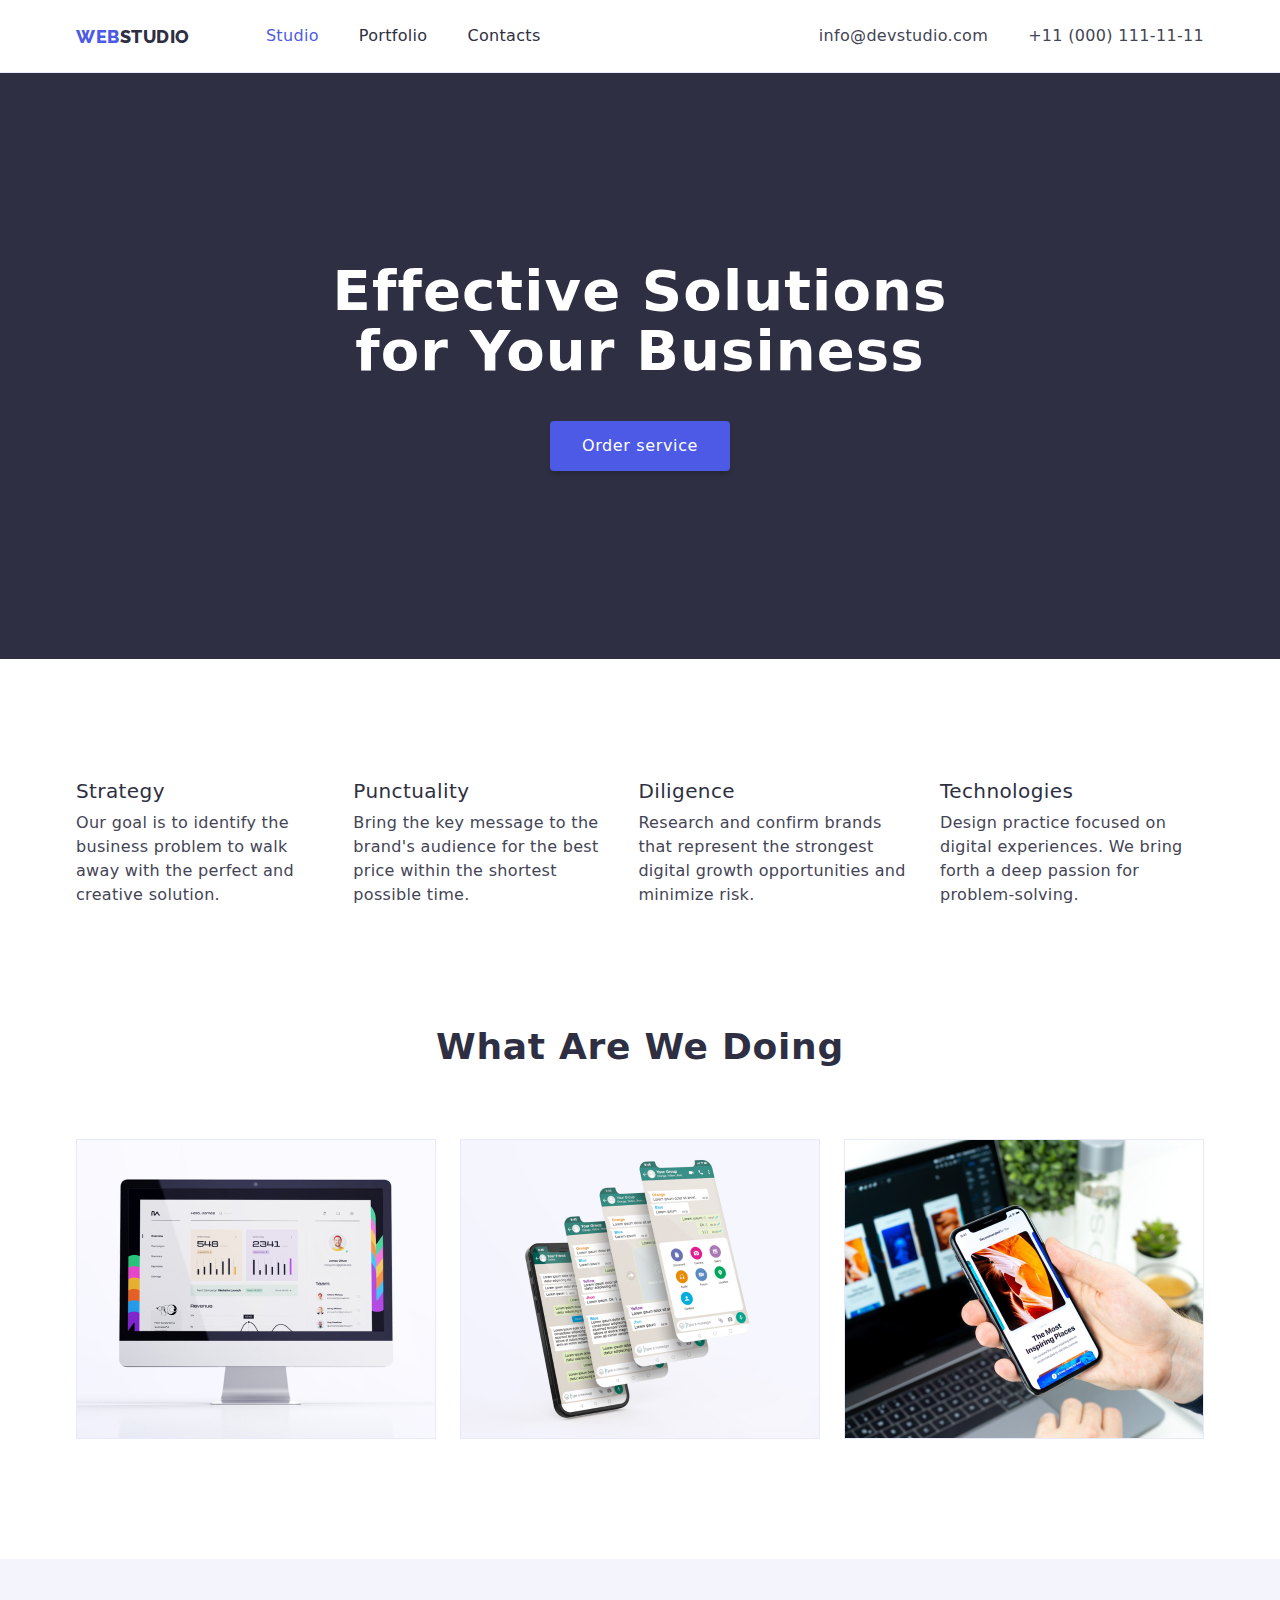
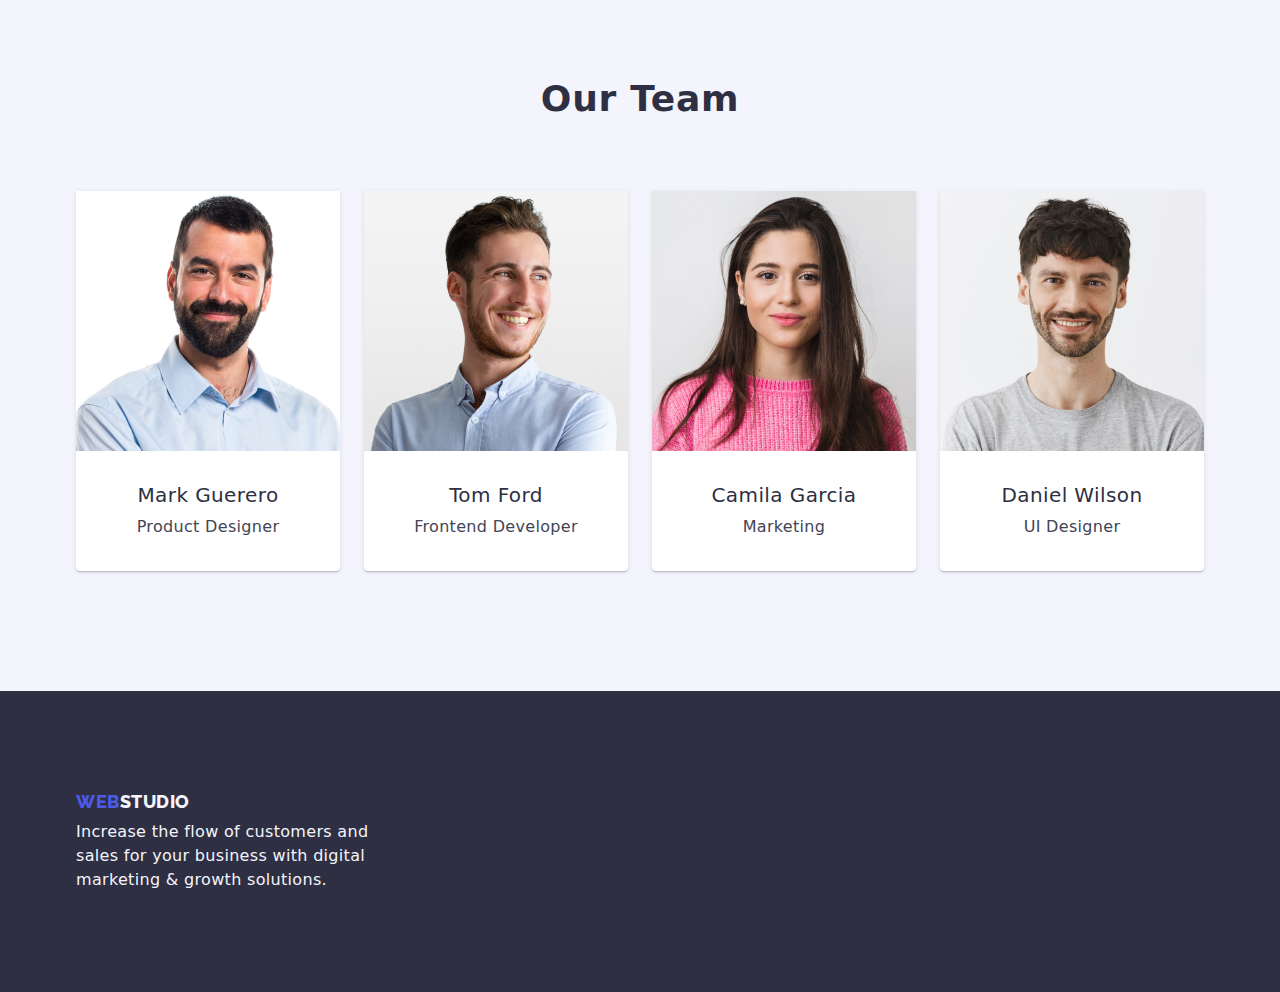
<file: index.html>
<!DOCTYPE html>
<html lang="en">

<head>
    <meta charset="UTF-8" />
    <meta http-equiv="X-UA-Compatible" content="IE=edge" />
    <meta name="viewport" content="width=device-width, initial-scale=1.0" />
    <title>GoIT Homework03</title>
    <link rel="stylesheet" href="./css/styles.css" />
    <link
        href="https://fonts.googleapis.com/css2?family=Raleway:wght@800&family=Roboto:wght@400;500;700;900&display=swap"
        rel="stylesheet" />
    <link rel="stylesheet"
        href="https://cdnjs.cloudflare.com/ajax/libs/modern-normalize/2.0.0/modern-normalize.min.css" />
</head>

<body>
    <!--This is header-->
    <header class="header">
        <div class="container header-container">
            <!-- Navigation Bar -->
            <nav class="header-navigation">
                <a class="header-logo links" href="./index.html">
                    <span class="web-logo">WEB</span><span class="studio-logo">STUDIO </span>
                </a>

                <ul class="header-list lists">
                    <li class="header-item">
                        <a class="header-link links current" href="#">Studio</a>
                    </li>
                    <li class="header-item">
                        <a class="header-link links" href="./portfolio.html">Portfolio</a>
                    </li>
                    <li class="header-item">
                        <a class="header-link links" href="#">Contacts</a>
                    </li>
                </ul>
            </nav>

            <ul class="header-address lists">
                <li>
                    <a class="header-address-link links" href="mailto:info@devstudio.com">info@devstudio.com</a>
                </li>
                <li>
                    <a class="header-address-link links" href="tel:+110001111111">+11 (000) 111-11-11</a>
                </li>
            </ul>
        </div>
    </header>

    <!--This is main-->
    <main>
        <!--This is Section 1-->
        <section class="hero-section">
            <div class="container hero-container">
                <h1 class="hero-title">
                    Effective Solutions <br />
                    for Your Business
                </h1>
                <button class="hero-button button" type="button">
                    Order service
                </button>
            </div>
        </section>

        <!--This is Section 2-->
        <section class="section features-section">
            <div class="container features-container">
                <ul class="features-list lists">
                    <li class="features-item">
                        <h3 class="features-title titles">Strategy</h3>
                        <p class="features-bottom-text bottom-text">
                            Our goal is to identify the business problem to walk away with
                            the perfect and creative solution.
                        </p>
                    </li>

                    <li class="features-item">
                        <h3 class="features-title titles">Punctuality</h3>
                        <p class="features-bottom-text bottom-text">
                            Bring the key message to the brand's audience for the best price
                            within the shortest possible time.
                        </p>
                    </li>

                    <li class="features-item">
                        <h3 class="features-title titles">Diligence</h3>
                        <p class="features-bottom-text bottom-text">
                            Research and confirm brands that represent the strongest digital
                            growth opportunities and minimize risk.
                        </p>
                    </li>

                    <li class="features-item">
                        <h3 class="features-title titles">Technologies</h3>
                        <p class="features-bottom-text bottom-text">
                            Design practice focused on digital experiences. We bring forth a
                            deep passion for problem-solving.
                        </p>
                    </li>
                </ul>
            </div>
        </section>

        <!--This is Section 3-->
        <section class="section section-no-top-padding">
            <div class="container what-we-do-container">
                <h2 class="what-we-do-title section-title">What Are We Doing</h2>
                <ul class="what-we-do-list lists">
                    <li class="what-we-do-item">
                        <img src="images/monitor.jpg" alt="computer monitor" width="360" height="300" />
                    </li>

                    <li class="what-we-do-item">
                        <img src="images/mobilephone.jpg" alt="phone" width="360" height="300" />
                    </li>

                    <li class="what-we-do-item">
                        <img src="images/laptopandphone.jpg" alt="phone & laptop" width="360" height="300" />
                    </li>
                </ul>
            </div>
        </section>

        <!--This is Section 4-->
        <section class="section section-grey">
            <div class="container team-container">
                <h2 class="team-title section-title">Our Team</h2>
                <ul class="team-list lists">
                    <li class="team-item">
                        <img src="images/mark.jpg" alt="Mark Guerero" width="264" height="260" />
                        <div class="card-content">
                            <h3 class="team-name titles">Mark Guerero</h3>
                            <p class="team-bottom-text bottom-text">Product Designer</p>
                        </div>
                    </li>

                    <li class="team-item">
                        <img src="images/tom.jpg" alt="Tom Ford" width="264" height="260" />
                        <div class="card-content">
                            <h3 class="team-name titles">Tom Ford</h3>
                            <p class="team-bottom-text bottom-text">Frontend Developer</p>
                        </div>
                    </li>

                    <li class="team-item">
                        <img src="images/camila.jpg" alt="Camila Garcia" width="264" height="260" />
                        <div class="card-content">
                            <h3 class="team-name titles">Camila Garcia</h3>
                            <p class="team-bottom-text bottom-text">Marketing</p>
                        </div>
                    </li>

                    <li class="team-item">
                        <img src="images/daniel.jpg" alt="Daniel Wilson" width="264" height="260" />
                        <div class="card-content">
                            <h3 class="team-name titles">Daniel Wilson</h3>
                            <p class="team-bottom-text bottom-text">UI Designer</p>
                        </div>
                    </li>
                </ul>
            </div>
        </section>
    </main>

    <!--This is footer-->
    <footer class="footer-section">
        <div class="container footer-container">
            <a class="header-logo links" href="./index.html">
                <span class="web-logo">WEB</span><span class="studio-logo studio-footer">STUDIO </span>
            </a>
            <div class="footer-text">
                <p class="footer-bottom-text bottom-text">
                    Increase the flow of customers and<br />
                    sales for your business with digital<br />
                    marketing & growth solutions.
                </p>
            </div>
        </div>
    </footer>
</body>

</html>
</file>
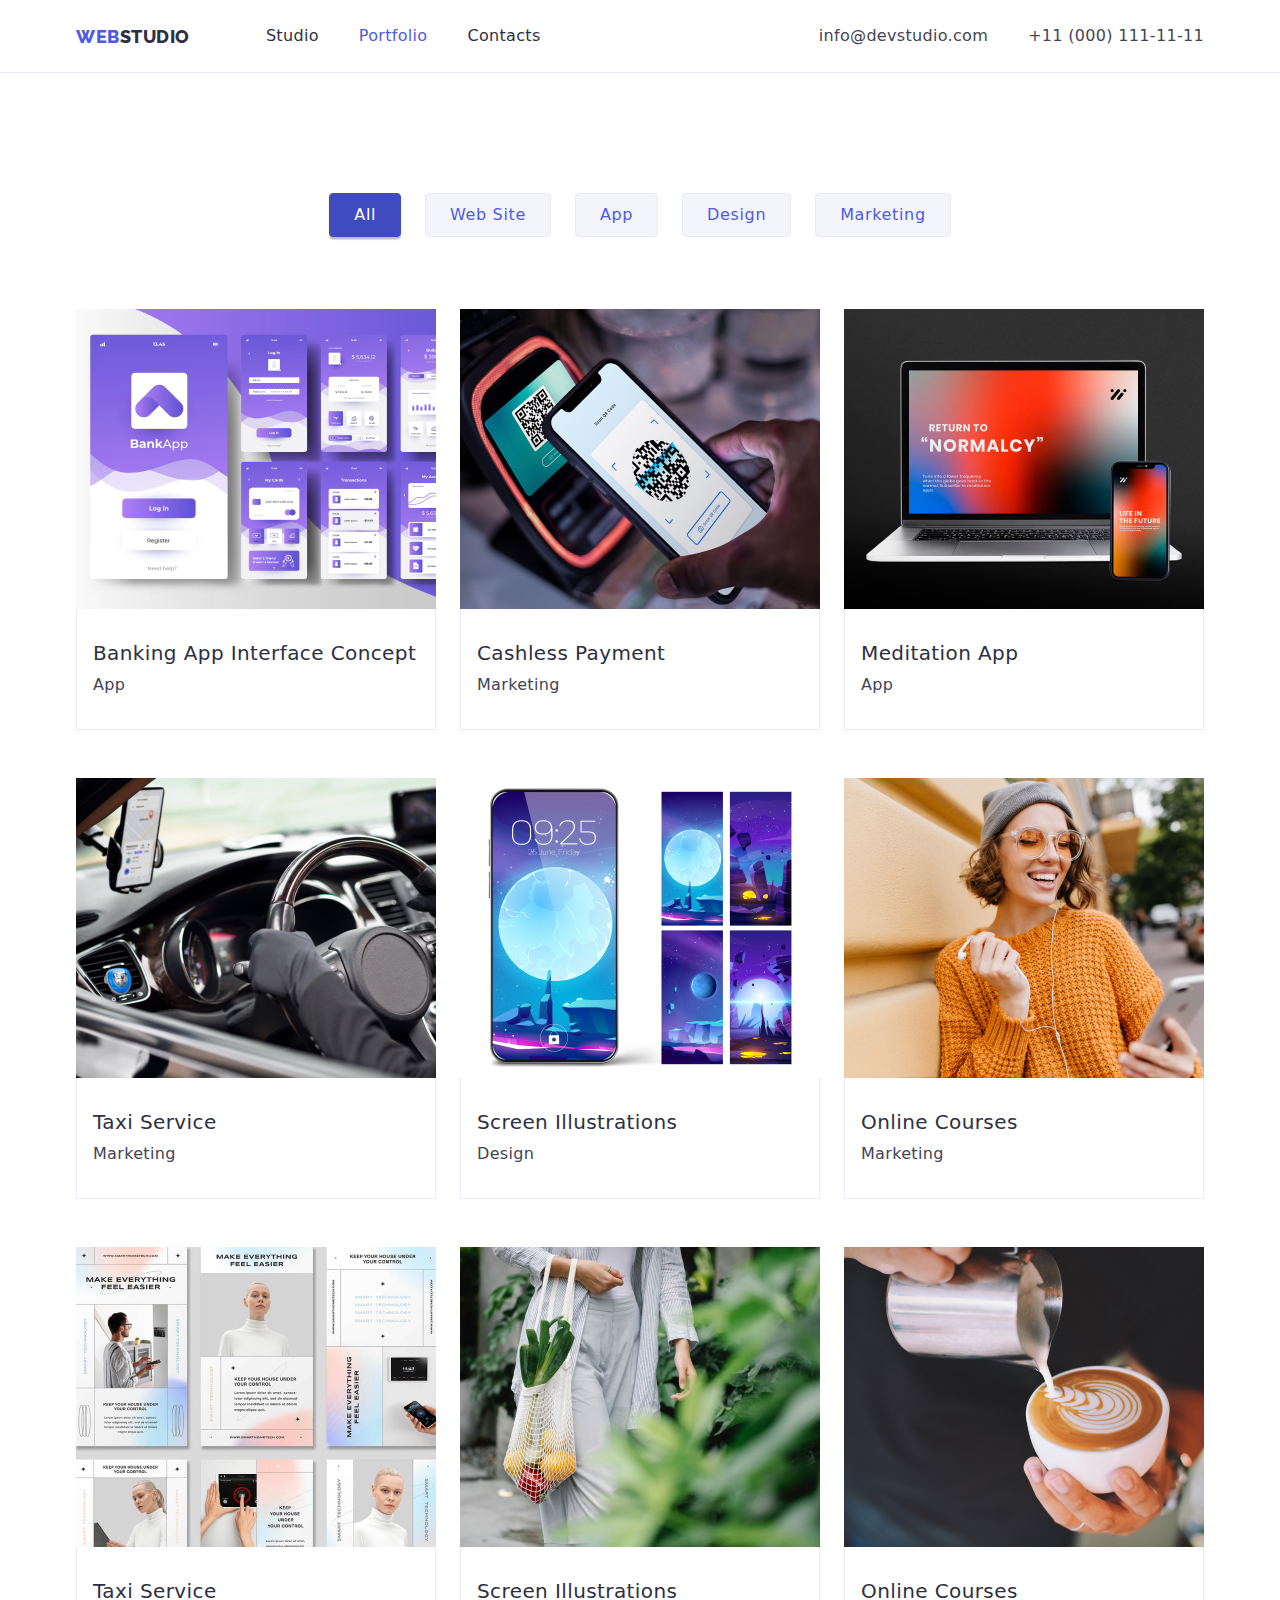
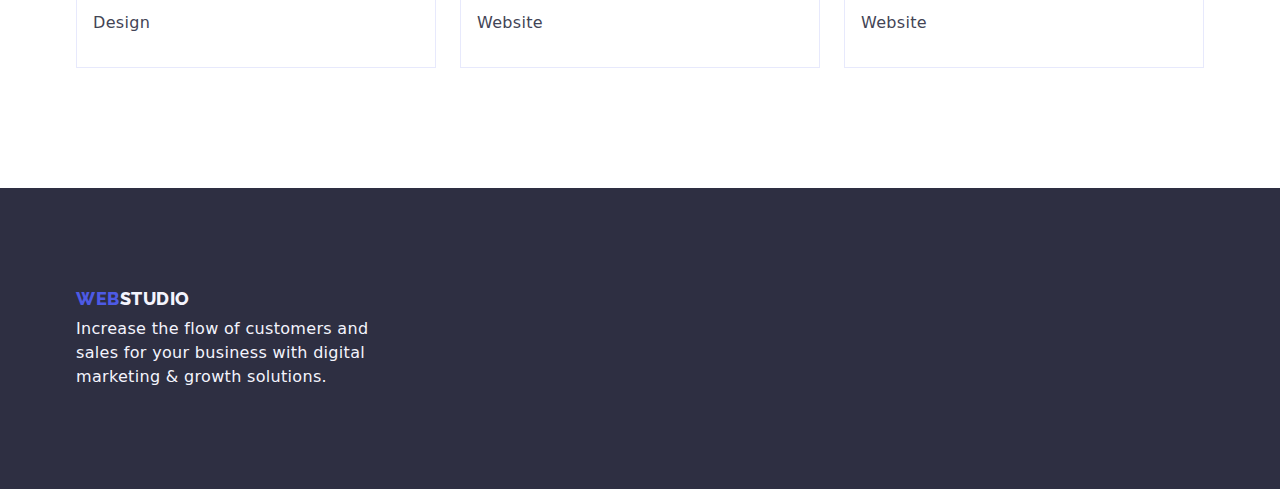
<file: portfolio.html>
<!DOCTYPE html>
<html lang="en">

<head>
    <meta charset="UTF-8" />
    <meta name="viewport" content="width=device-width, initial-scale=1.0" />
    <title>Document</title>
    <link rel="stylesheet" href="./css/styles.css" />
    <link
        href="https://fonts.googleapis.com/css2?family=Raleway:wght@800&family=Roboto:wght@400;500;700;900&display=swap"
        rel="stylesheet" />
    <link rel="stylesheet"
        href="https://cdnjs.cloudflare.com/ajax/libs/modern-normalize/2.0.0/modern-normalize.min.css" />
</head>

<body>
    <!-- This is header -->

    <body>
        <!--This is header-->
        <header class="header header-container">
            <div class="container header-container">
                <!-- Navigation Bar -->
                <nav class="header-navigation">
                    <a class="header-logo links" href="./index.html">
                        <span class="web-logo">WEB</span><span class="studio-logo">STUDIO </span>
                    </a>

                    <ul class="header-list lists">
                        <li class="header-item">
                            <a class="header-link links" href="./index.html">Studio</a>
                        </li>
                        <li class="header-item">
                            <a class="header-link links current" href="./portfolio.html">Portfolio</a>
                        </li>
                        <li class="header-item">
                            <a class="header-link links" href="#">Contacts</a>
                        </li>
                    </ul>
                </nav>

                <ul class="header-address lists">
                    <li>
                        <a class="header-address-link links" href="mailto:info@devstudio.com">info@devstudio.com</a>
                    </li>
                    <li>
                        <a class="header-address-link links" href="tel:+110001111111">+11 (000) 111-11-11</a>
                    </li>
                </ul>
            </div>
        </header>
        <!-- This is main -->
        <main>
            <section class="section">
                <div class="container filter-containter">
                    <ul class="filter lists">
                        <li><button class="filter-item active" type="button">All</button></li>
                        <li><button class="filter-item" type="button">Web Site</button></li>
                        <li><button class="filter-item" type="button">App</button></li>
                        <li><button class="filter-item" type="button">Design</button></li>
                        <li><button class="filter-item" type="button">Marketing</button></li>
                    </ul>
                    <ul class="project lists">
                        <li class="project-item">
                            <img src="./images/bankingapp.jpg" alt="banking app" width="360" />
                            <div class="project-description">
                                <h3 class="project-title titles">Banking App Interface Concept</h3>
                                <p class="project-bottom-text bottom-text">App</p>
                            </div>
                        </li>
                        <li class="project-item">
                            <img src="./images/cashlesspayment.jpg" alt="cashless payment" width="360" />
                            <div class="project-description">
                                <h3 class="project-title titles">Cashless Payment</h3>
                                <p class="project-bottom-text bottom-text">Marketing</p>
                            </div>
                        </li>
                        <li class="project-item">
                            <img src="./images/meditation.jpg" alt="meditation app" width="360" />
                            <div class="project-description">
                                <h3 class="project-title titles">Meditation App</h3>
                                <p class="project-bottom-text bottom-text">App</p>
                            </div>
                        </li>

                        <li class="project-item">
                            <img src="./images/taxiservice.jpg" alt="taxi service" width="360" />
                            <div class="project-description">
                                <h3 class="project-title titles">Taxi Service</h3>
                                <p class="project-bottom-text bottom-text">Marketing</p>
                            </div>
                        </li>

                        <li class="project-item">
                            <img src="./images/screenillustrations.jpg" alt="screen illustrations" width="360" />
                            <div class="project-description">
                                <h3 class="project-title titles">Screen Illustrations</h3>
                                <p class="project-bottom-text bottom-text">Design</p>
                            </div>
                        </li>

                        <li class="project-item">
                            <img src="./images/onlinecourses.jpg" alt="online courses" width="360" />
                            <div class="project-description">
                                <h3 class="project-title titles">Online Courses</h3>
                                <p class="project-bottom-text bottom-text">Marketing</p>
                            </div>
                        </li>

                        <li class="project-item">
                            <img src="./images/instagram.jpg" alt="instagram concept" width="360" />
                            <div class="project-description">
                                <h3 class="project-title titles">Taxi Service</h3>
                                <p class="project-bottom-text bottom-text">Design</p>
                            </div>
                        </li>

                        <li class="project-item">
                            <img src="./images/organicfood.jpg" alt="organic food" width="360" />
                            <div class="project-description">
                                <h3 class="project-title titles">Screen Illustrations</h3>
                                <p class="project-bottom-text bottom-text">Website</p>
                            </div>
                        </li>

                        <li class="project-item">
                            <img src="./images/freshcoffee.jpg" alt="fresh coffee" width="360" />
                            <div class="project-description">
                                <h3 class="project-title titles">Online Courses</h3>
                                <p class="project-bottom-text bottom-text">Website</p>
                            </div>
                        </li>
                    </ul>
                </div>
            </section>
        </main>
        <!--This is footer-->
        <footer class="footer-section">
            <div class="container footer-container">
                <a class="header-logo links" href="./index.html">
                    <span class="web-logo">WEB</span><span class="studio-logo studio-footer">STUDIO </span>
                </a>
                <div class="footer-text">
                    <p class="footer-bottom-text bottom-text">
                        Increase the flow of customers and<br />
                        sales for your business with digital<br />
                        marketing & growth solutions.
                    </p>
                </div>
            </div>
        </footer>
    </body>

</html>
</file>
<file: css/styles.css>
body {
    font-family: 'Roboto';
    font-size: 16px;
    font-style: normal;
    font-weight: 400;
    line-height: 24px;
    letter-spacing: 0.32px;
}

img {
    display: block;
    max-width: 100%;
    height: auto;
}

h1,
h2,
h3,
h4,
h5,
h6,
p,
ul {
    margin: 0;
    padding: 0;
}

:root {
    --iriscolor: #4d5ae5;
    --navyblue: #2e2f42;
    --navcolor: black;
    --oceancolor: #404bbf;
    --whitecolor: #ffffff;
    --slatecolor: #434455;
    --cornflowercolor: #e7e9fc;
    --cloudcolor: #f4f4fd;
    --greencolor: #31d0aa;
    --lightslatecolor: #8e8f99;
    --navybluemodalcolor: #2e2f42;
    --greycolor: #2e2f42;
    --dairycolor: #fcfcfc;
}

.lists {
    list-style-type: none;
    padding: 0;
}

.links {
    text-decoration: none;
}

.web-logo {
    color: var(--iriscolor);
}

.studio-logo {
    color: var(--navyblue);
}

.studio-footer {
    color: var(--cloudcolor);
}

.header {
    border-bottom: 1px solid var(--cornflower, #e7e9fc);
}

.container {
    margin: 0 auto;
    width: 1158px;
    padding: 0 15px;
}

.header-logo {
    color: var(--navyblue, #2e2f42);
    font-family: Raleway;
    font-size: 18px;
    font-weight: 800;
    line-height: 21px;
    letter-spacing: 0.54px;
    text-transform: uppercase;
}

.header-container {
    display: flex;
    justify-content: space-between;
}

.header-address-link {
    color: var(--slatecolor);
    padding: 24px 0;
    display: block;
}

.header-address-link:hover,
.header-address-link:focus {
    color: var(--oceancolor);
}

.header-link {
    color: var(--navyblue);
    font-weight: 500;
    letter-spacing: 0.32px;
    padding: 24px 0;
    display: block;
}

.header-link:hover,
.header-link:focus,
.header-link:active {
    color: var(--oceancolor);
}

.current {
    color: var(--iriscolor);
}

.section {
    padding: 120px 0;
}

.section-no-top-padding {
    padding-top: 0;
}

.hero-title {
    color: var(--whitecolor);
    font-size: 56px;
    font-weight: 700;
    line-height: 60px;
    letter-spacing: 1.12px;
    margin-bottom: 40px;
}

.hero-section {
    text-align: center;
    display: flex;
    align-items: center;
    justify-content: center;
    background-color: var(--navyblue);
    padding: 188px 0;
}

.hero-button {
    border-radius: 4px;
    background: var(--iris, #4d5ae5);
    box-shadow: 0px 4px 4px 0px rgba(0, 0, 0, 0.15);
    color: var(--white, #fff);
    font-weight: 500;
    letter-spacing: 0.64px;
    border: none;
    cursor: pointer;
    font-family: inherit;
    font-size: 16px;
    padding: 16px 32px;
}

.hero-button:hover,
.hero-button:focus {
    background-color: var(--oceancolor);
}

.header-navigation {
    display: flex;
    align-items: center;
}

.header-list {
    display: flex;
    gap: 40px;
    margin-left: 76px;
}

.header-address {
    display: flex;
    gap: 40px;
}

.titles {
    font-size: 20px;
    font-weight: 500;
    letter-spacing: 0.4px;
    color: var(--navyblue);
    margin-bottom: 8px;
}

.bottom-text {
    color: var(--slatecolor);
}

.section-grey {
    background-color: var(--cloudcolor);
}

.footer-section {
    background-color: var(--navyblue);
    padding: 100px 0;
}

.footer-bottom-text {
    color: var(--cloud, #f4f4fd);
    margin-top: 8px;
}

.footer-container {
    display: flex;
    justify-content: center;
    flex-direction: column;
}

.section-title {
    color: var(--navyblue, #2e2f42);
    text-align: center;
    font-size: 36px;
    font-weight: 700;
    line-height: 40px;
    letter-spacing: 0.72px;
    text-transform: capitalize;
    margin-bottom: 72px;
}

.filter-item {
    padding: 12px 24px;
    border-radius: 4px;
    border: 1px solid var(--cornflower, #e7e9fc);
    background: var(--cloud, #f4f4fd);
    color: var(--iris, #4d5ae5);
    font-weight: 500;
    letter-spacing: 0.64px;
    cursor: pointer;
    font-size: 16px;
    font-family: inherit;
}

.active {
    background: var(--oceancolor);
    box-shadow: 0px 2px 2px 0px rgba(0, 0, 0, 0.12),
        0px 2px 1px 0px rgba(0, 0, 0, 0.08), 0px 3px 1px 0px rgba(0, 0, 0, 0.1);
    color: var(--whitecolor);
    border-color: var(--oceancolor);
}

.filter-item:hover {
    background: var(--oceancolor);
    box-shadow: 0px 2px 2px 0px rgba(0, 0, 0, 0.12),
        0px 2px 1px 0px rgba(0, 0, 0, 0.08), 0px 3px 1px 0px rgba(0, 0, 0, 0.1);
    color: var(--whitecolor);
    border-color: var(--oceancolor);
}

.features-list {
    display: flex;
    gap: 20px;
}

.what-we-do-list {
    display: flex;
    justify-content: space-between;
}

.team-list {
    display: flex;
    gap: 24px;
    text-align: center;
}

.team-item {
    border-radius: 0px 0px 4px 4px;
    background: var(--white, #fff);
    box-shadow: 0px 2px 1px 0px rgba(46, 47, 66, 0.08),
        0px 1px 1px 0px rgba(46, 47, 66, 0.16),
        0px 1px 6px 0px rgba(46, 47, 66, 0.08);
}

.card-content h3 {
    margin-bottom: 8px;
}

.card-content {
    padding: 32px 0;
}

/* CSS Positioning of Portfolio */

.filter {
    margin-bottom: 72px;
    display: flex;
    justify-content: center;
    align-items: center;
    gap: 24px;
}

.project {
    display: flex;
    flex-wrap: wrap;
    gap: 48px 24px;
    justify-content: center;
    align-items: center;
}

.project-description {
    padding: 32px 16px;
    border: 1px solid var(--cornflower, #e7e9fc);
    border-top: none;
}
</file>
